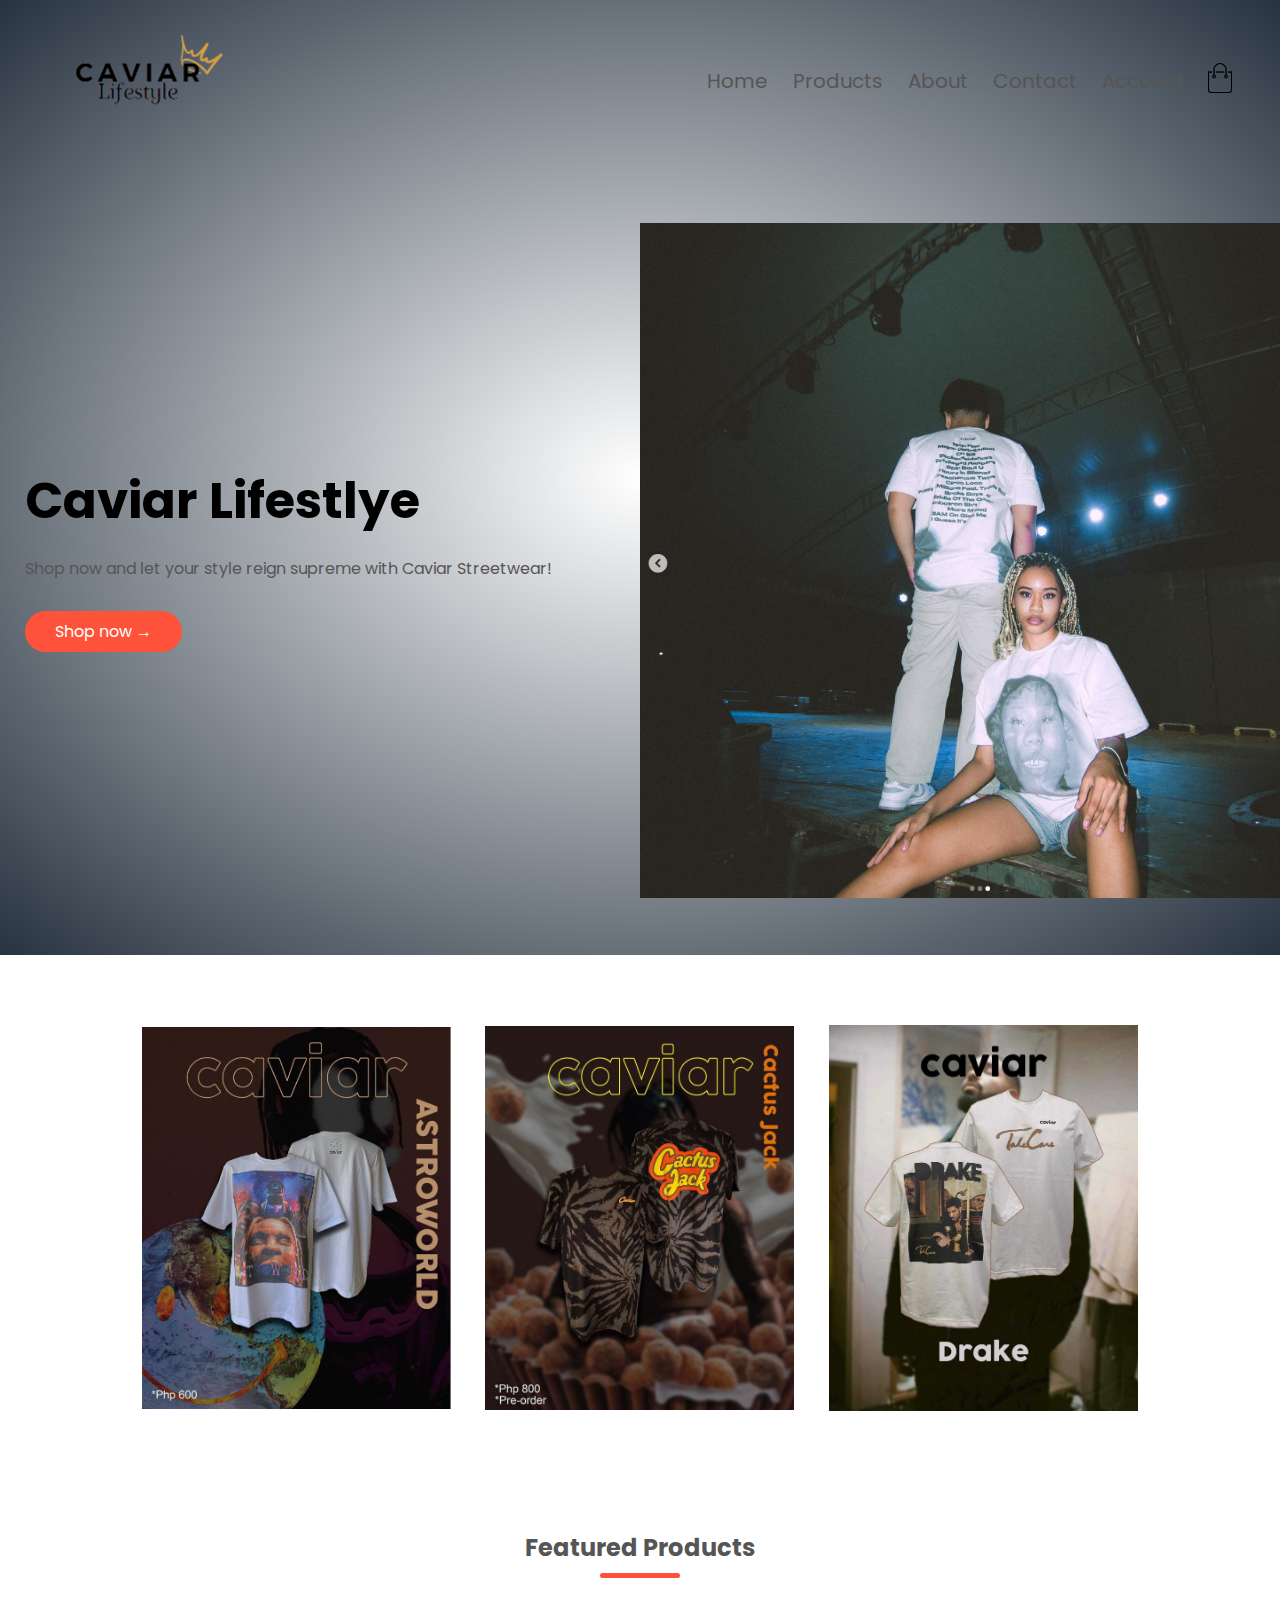
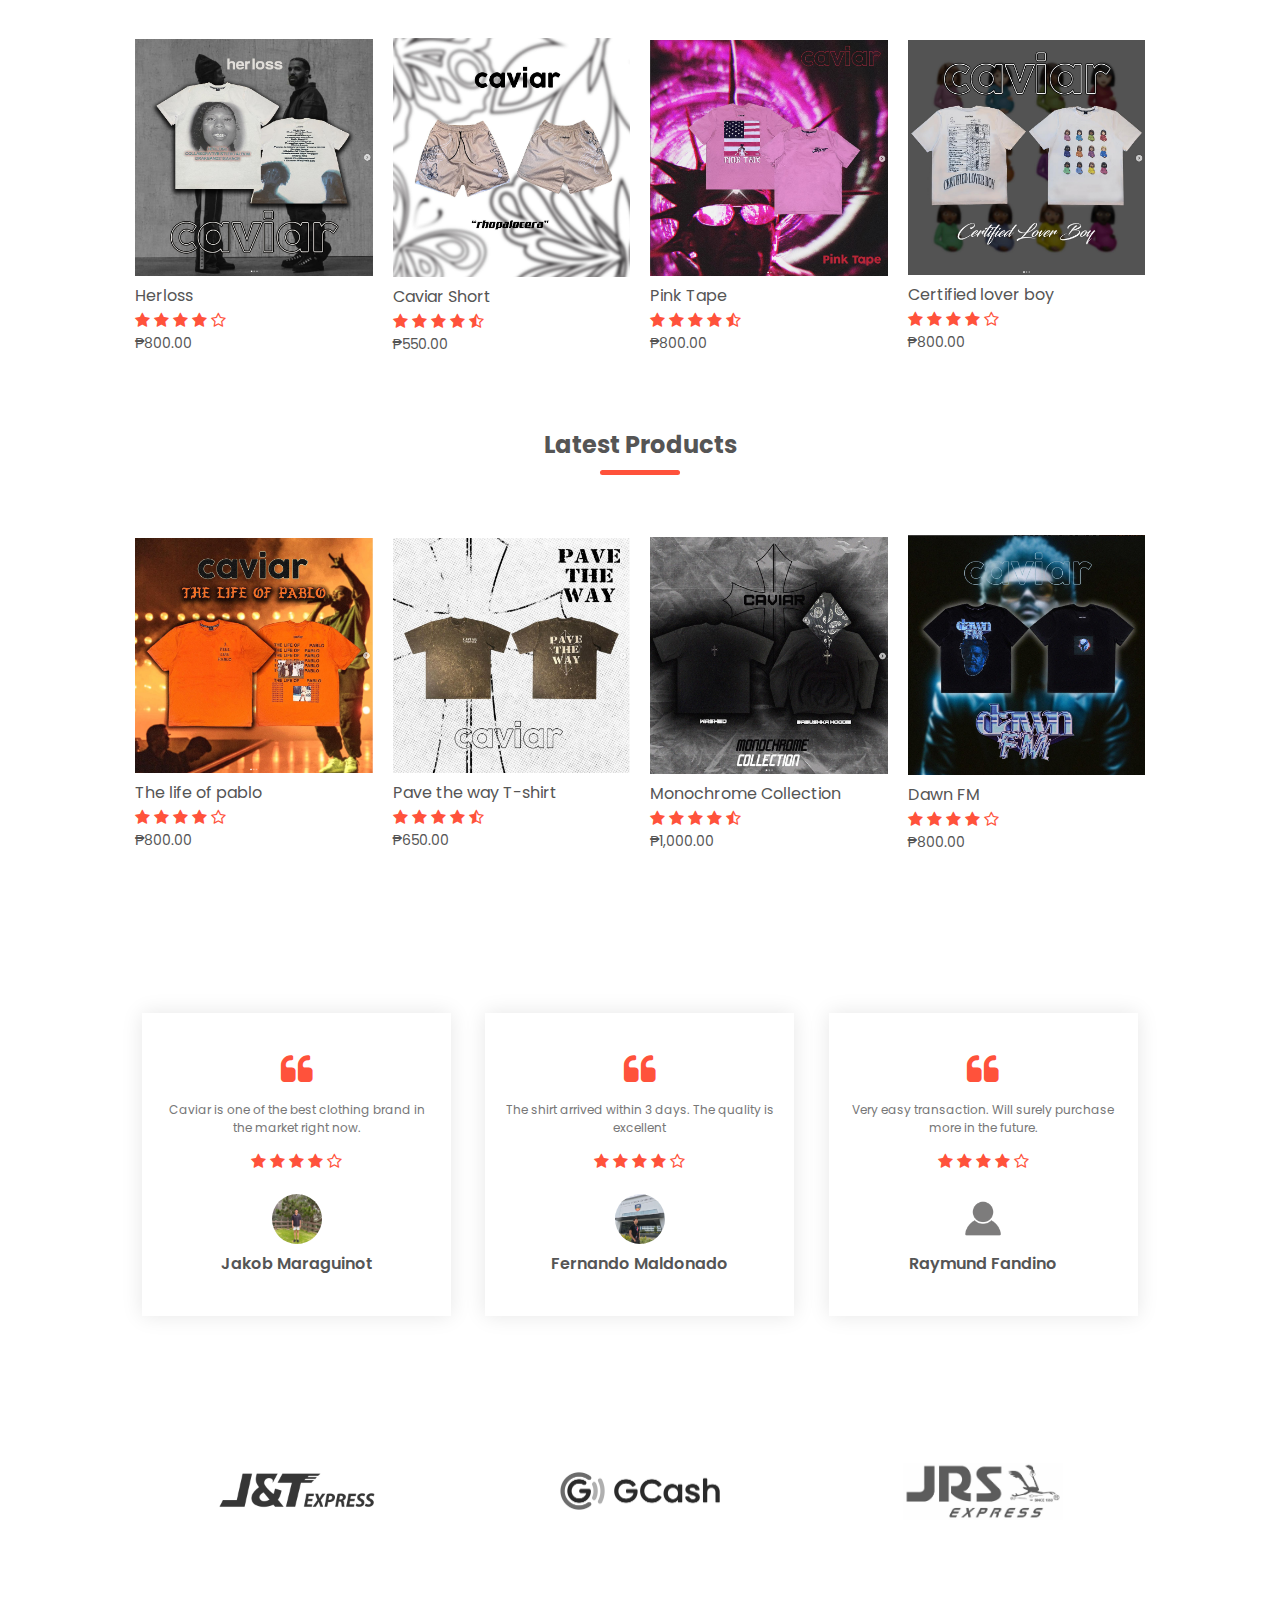
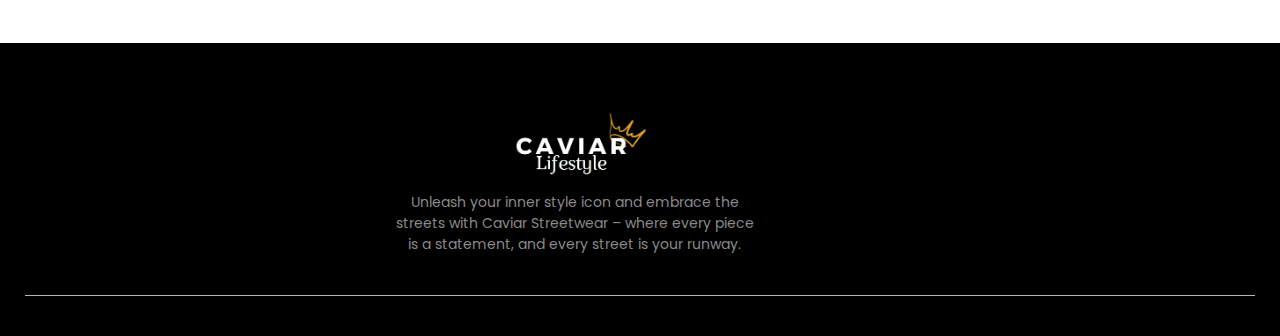
<file: index.html>
<!DOCTYPE html>
<html lang="en">
<head>
    <meta charset="UTF-8">
    <meta name="viewport" content="width=device-width, initial-scale=1.0">
    <title>CaviarStore | Ecommerce Website Design</title>
    <link rel="stylesheet" href="style.css">
    <link href="https://fonts.googleapis.com/css2?family=Poppins:wght@200;300;400;500;600;700;800&display=swap" rel="stylesheet">
    <link rel="stylesheet" href="https://stackpath.bootstrapcdn.com/font-awesome/4.7.0/css/font-awesome.min.css">
</head>
<body>
   
   <div class="header">
       <div class="container">
          <div class="navbar">
              <div class="logo">
                  <a href="index.html"><img src="images/logo.png" width="200px"></a>
              </div>
              <nav>
               <ul id="MenuItems">
                   <li><a href="index.html">Home</a></li>
                   <li><a href="products.html">Products</a></li>
                   <li><a href="about.html">About</a></li>
                   <li><a href="contact.html">Contact</a></li>
                   <li><a href="account.html">Account</a></li>
               </ul>
              </nav>
              <a href="cart.html"><img src="images/cart.png" width="30px" height="30px"></a>
              <img src="images/menu.png" onclick="menutoggle()" class="menu-icon">
          </div>
           <div class="row">
                <div class="col-2">

                    <h1>Caviar Lifestlye</h1>
                    <p>Shop now and let your style reign supreme with Caviar Streetwear!</p>
                    <a href="#" class="btn">Shop now &#8594;</a>
                </div>
                <div class="col-2">
                    <img src="images/frontpage.png">
                </div>
           </div>
       </div>
    </div>

<!------------------ featured categories --------------->
     <div class="categories">
         <div class="small-container">
           <div class="row">
               <div class="col-3">
                   <img src="images/front1.png">
               </div> 
               <div class="col-3">
                  <img src="images/front2.png">
               </div> 
               <div class="col-3">
                   <img src="images/front3.png">
               </div> 
           </div>
       </div>
     </div>
       
<!-------------- Our Featured Products -------------->
  
  
  <div class="small-container">
        <h2 class="title">Featured Products</h2>
           <div class="row">
               <div class="col-4">
                   
                   <a href="product-details.html"><img src="images/herloss.png"></a>
                   <h4><a href="product-details.html">Herloss</a></h4>
                   <div class="rating">
                       <i class="fa fa-star"></i>
                       <i class="fa fa-star"></i>
                       <i class="fa fa-star"></i>
                       <i class="fa fa-star"></i>
                       <i class="fa fa-star-o"></i>
                   </div>
                   <p>₱800.00</p>
               </div> 
               <div class="col-4">
                    <a href="product-details2.html"><img src="images/short.png"></a>
                   <h4><a href="product-details2.html">Caviar Short</a></h4>
                   <div class="rating">
                       <i class="fa fa-star"></i>
                       <i class="fa fa-star"></i>
                       <i class="fa fa-star"></i>
                       <i class="fa fa-star"></i>
                       <i class="fa fa-star-half-o"></i>
                   </div>
                   <p>₱550.00</p>
               </div> 
               <div class="col-4">
                   <img src="images/pinktape.png">
                   <h4>Pink Tape</h4>
                   <div class="rating">
                       <i class="fa fa-star"></i>
                       <i class="fa fa-star"></i>
                       <i class="fa fa-star"></i>
                       <i class="fa fa-star"></i>
                       <i class="fa fa-star-half-o"></i>
                   </div>
                   <p>₱800.00</p>
               </div> 
                <div class="col-4">
                   <img src="images/clb.png">
                   <h4>Certified lover boy</h4>
                   <div class="rating">
                       <i class="fa fa-star"></i>
                       <i class="fa fa-star"></i>
                       <i class="fa fa-star"></i>
                       <i class="fa fa-star"></i>
                       <i class="fa fa-star-o"></i>
                   </div>
                   <p>₱800.00</p>
               </div> 
           </div>
        <h2 class="title">Latest Products</h2>
             <div class="row">
               <div class="col-4">
                   <img src="images/lifeofpablo.png">
                   <h4>The life of pablo</h4>
                   <div class="rating">
                       <i class="fa fa-star"></i>
                       <i class="fa fa-star"></i>
                       <i class="fa fa-star"></i>
                       <i class="fa fa-star"></i>
                       <i class="fa fa-star-o"></i>
                   </div>
                   <p>₱800.00</p>
               </div> 
               <div class="col-4">
                   <img src="images/pave.png">
                   <h4>Pave the way T-shirt</h4>
                   <div class="rating">
                       <i class="fa fa-star"></i>
                       <i class="fa fa-star"></i>
                       <i class="fa fa-star"></i>
                       <i class="fa fa-star"></i>
                       <i class="fa fa-star-half-o"></i>
                   </div>
                   <p>₱650.00</p>
               </div> 
               <div class="col-4">
                   <img src="images/mono.png">
                   <h4>Monochrome Collection</h4>
                   <div class="rating">
                       <i class="fa fa-star"></i>
                       <i class="fa fa-star"></i>
                       <i class="fa fa-star"></i>
                       <i class="fa fa-star"></i>
                       <i class="fa fa-star-half-o"></i>
                   </div>
                   <p>₱1,000.00</p> 
               </div> 
                <div class="col-4">
                   <img src="images/dawnfm.png">
                   <h4>Dawn FM</h4>
                   <div class="rating">
                       <i class="fa fa-star"></i>
                       <i class="fa fa-star"></i>
                       <i class="fa fa-star"></i>
                       <i class="fa fa-star"></i>
                       <i class="fa fa-star-o"></i>
                   </div>
                   <p>₱800.00</p>
               </div> 
           </div>
       </div>
       
<!----------testimonial--------------->   
  
   <div class="testimonial">
       <div class="small-container">
       <div class="row">
           <div class="col-3">
                    <i class="fa fa-quote-left"></i>
                      <p>Caviar is one of the best clothing brand in the market right now.</p>
                      <div class="rating">
                           <i class="fa fa-star"></i>
                           <i class="fa fa-star"></i>
                           <i class="fa fa-star"></i>
                           <i class="fa fa-star"></i>
                           <i class="fa fa-star-o"></i>
                       </div>
                       <img src="images/jakob.png">
                       <h3>Jakob Maraguinot</h3>
           </div>
            <div class="col-3">
                    <i class="fa fa-quote-left"></i>
                      <p>The shirt arrived within 3 days. The quality is excellent</p>
                      <div class="rating">
                           <i class="fa fa-star"></i>
                           <i class="fa fa-star"></i>
                           <i class="fa fa-star"></i>
                           <i class="fa fa-star"></i>
                           <i class="fa fa-star-o"></i>
                       </div>
                       <img src="images/fernando.png">
                       <h3>Fernando Maldonado</h3>
           </div>
            <div class="col-3">
                    <i class="fa fa-quote-left"></i>
                      <p>Very easy transaction. Will surely purchase more in the future.</p>
                      <div class="rating">
                           <i class="fa fa-star"></i>
                           <i class="fa fa-star"></i>
                           <i class="fa fa-star"></i>
                           <i class="fa fa-star"></i>
                           <i class="fa fa-star-o"></i>
                       </div>
                       <img src="images/raymund.png">
                       <h3>Raymund Fandino</h3>
           </div>
       </div>
       </div>
   </div>
<!----------Brands--------------->     
    <div class="brands">
        <div class="small-container">
            <div class="row">
                <div class="col-5">
                    <img src="images/j&t.png">
                </div>
                <div class="col-5">
                    <img src="images/Gcash.png">
                </div>
                <div class="col-5">
                    <img src="images/jrs.png">
                </div>
            </div>
        </div>
    </div>
<!----------Footer---------------> 

<div class="footer">
    <div class="container">
        <div class="row">
            <div class="footer-col1">
            </div>
            <div class="footer-col2">
               <img src="images/logo2.png">
            <p>Unleash your inner style icon and embrace the streets with Caviar Streetwear – where every piece is a statement, and every street is your runway.</p>
            </div>
            <div class="footer-col3">
            </div>
            <div class="footer-col4">
            </div>
        </div>
        <hr>
    </div>
    
</div>



<!-------------js for toggle menu-------------->

<script>
    
    var MenuItems = document.getElementById("MenuItems");
    
    MenuItems.style.maxHeight = "0px";
    
    function menutoggle()
    {
        if(MenuItems.style.maxHeight == "0px")
            {
                MenuItems.style.maxHeight = "200px";
            }else
            {
                MenuItems.style.maxHeight = "0px"
            } 
    }
    
</script>
</body>
</html>
</file>
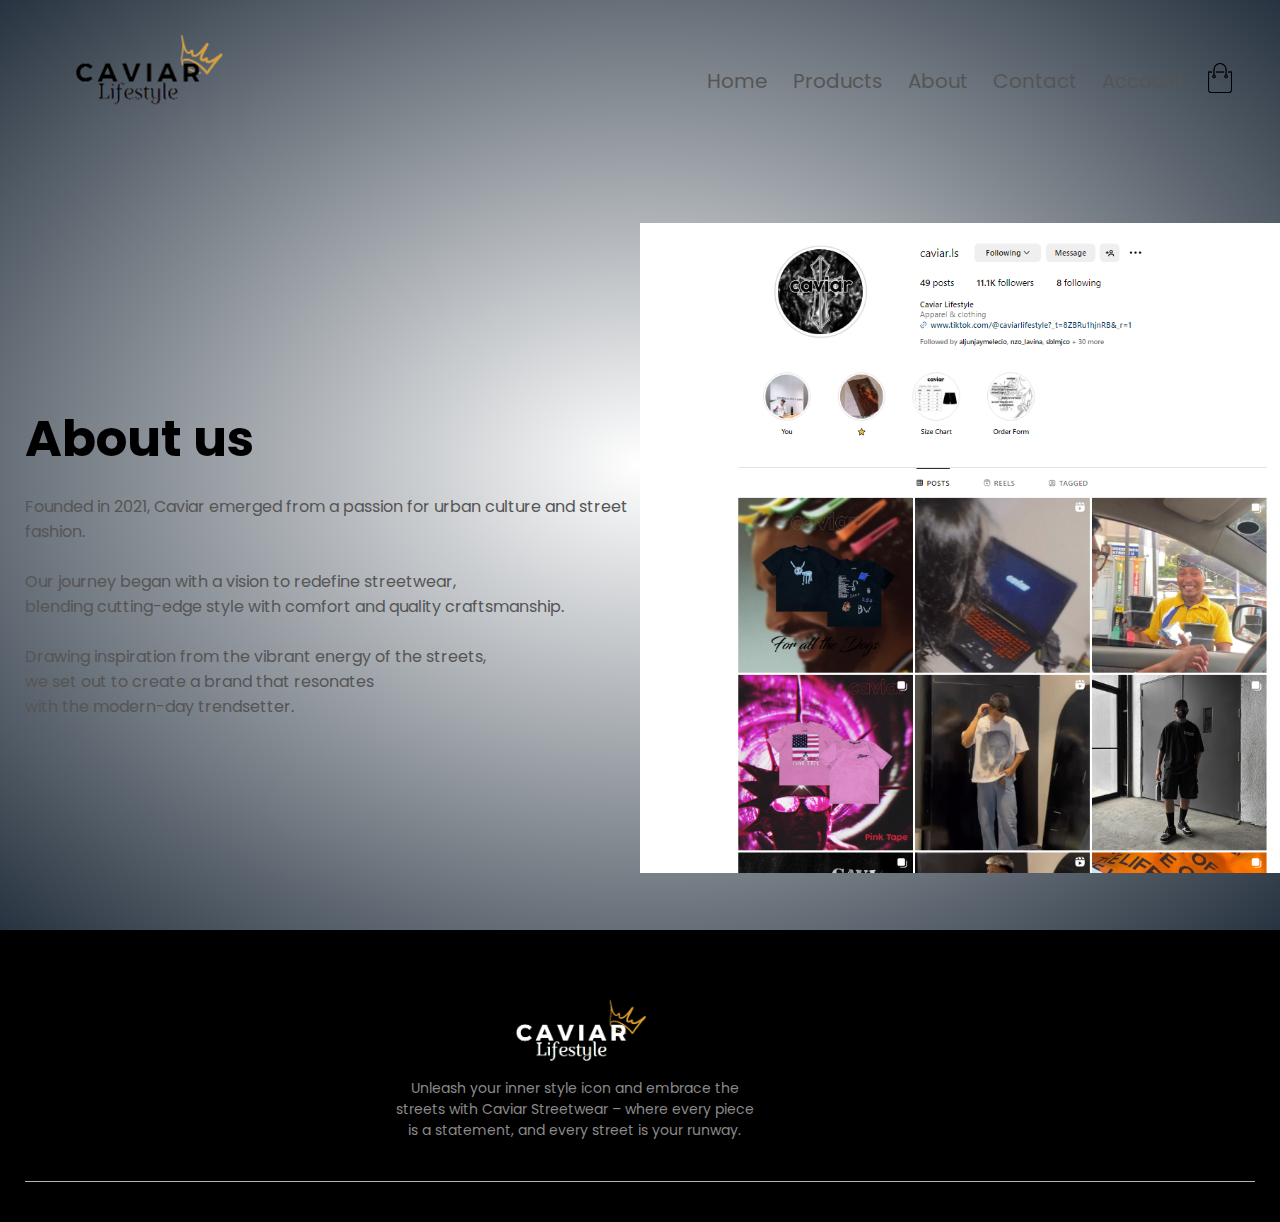
<file: about.html>
<!DOCTYPE html>
<html lang="en">
<head>
    <meta charset="UTF-8">
    <meta name="viewport" content="width=device-width, initial-scale=1.0">
    <title>About Us - CaviarStore</title>
    <link rel="stylesheet" href="style.css">
    <link href="https://fonts.googleapis.com/css2?family=Poppins:wght@200;300;400;500;600;700;800&display=swap" rel="stylesheet">
    <link rel="stylesheet" href="https://stackpath.bootstrapcdn.com/font-awesome/4.7.0/css/font-awesome.min.css"> 
</head>
<body>
    <div class="header">
        <div class="container">
           <div class="navbar">
               <div class="logo">
                   <a href="index.html"><img src="images/logo.png" width="200px"></a>
               </div>
               <nav>
                <ul id="MenuItems">
                    <li><a href="index.html">Home</a></li>
                    <li><a href="products.html">Products</a></li>
                    <li><a href="about.html">About</a></li>
                    <li><a href="contact.html">Contact</a></li>
                    <li><a href="account.html">Account</a></li>
                </ul>
               </nav>
               <a href="cart.html"><img src="images/cart.png" width="30px" height="30px"></a>
               <img src="images/menu.png" onclick="menutoggle()" class="menu-icon">
           </div>
            <div class="row">
                 <div class="col-2">
 
                     <h1>About us</h1>
                    <p>Founded in 2021, Caviar emerged from a passion for urban culture and street fashion. 
                        <br>
                        <br>Our journey began with a vision to redefine streetwear,
                        <br> blending cutting-edge style with comfort and quality craftsmanship.
                        <br>
                        <br> Drawing inspiration from the vibrant energy of the streets,
                        <br> we set out to create a brand that resonates 
                        <br>with the modern-day trendsetter.
                    </p>
                 </div>
                 <div class="col-2">
                    <img src="images/about.png">
                </div>
            </div>
        </div>
     </div>
     <div class="footer">
        <div class="container">
            <div class="row">
                <div class="footer-col1">
                </div>
                <div class="footer-col2">
                   <img src="images/logo2.png">
                <p>Unleash your inner style icon and embrace the streets with Caviar Streetwear – where every piece is a statement, and every street is your runway.</p>
                </div>
                <div class="footer-col3">
                </div>
                <div class="footer-col4">
                </div>
            </div>
            <hr>
        </div>
        
    </div>
    <script>
    
        var MenuItems = document.getElementById("MenuItems");
        
        MenuItems.style.maxHeight = "0px";
        
        function menutoggle()
        {
            if(MenuItems.style.maxHeight == "0px")
                {
                    MenuItems.style.maxHeight = "200px";
                }else
                {
                    MenuItems.style.maxHeight = "0px"
                } 
        }
        
    </script>


</body>
</html>
</file>
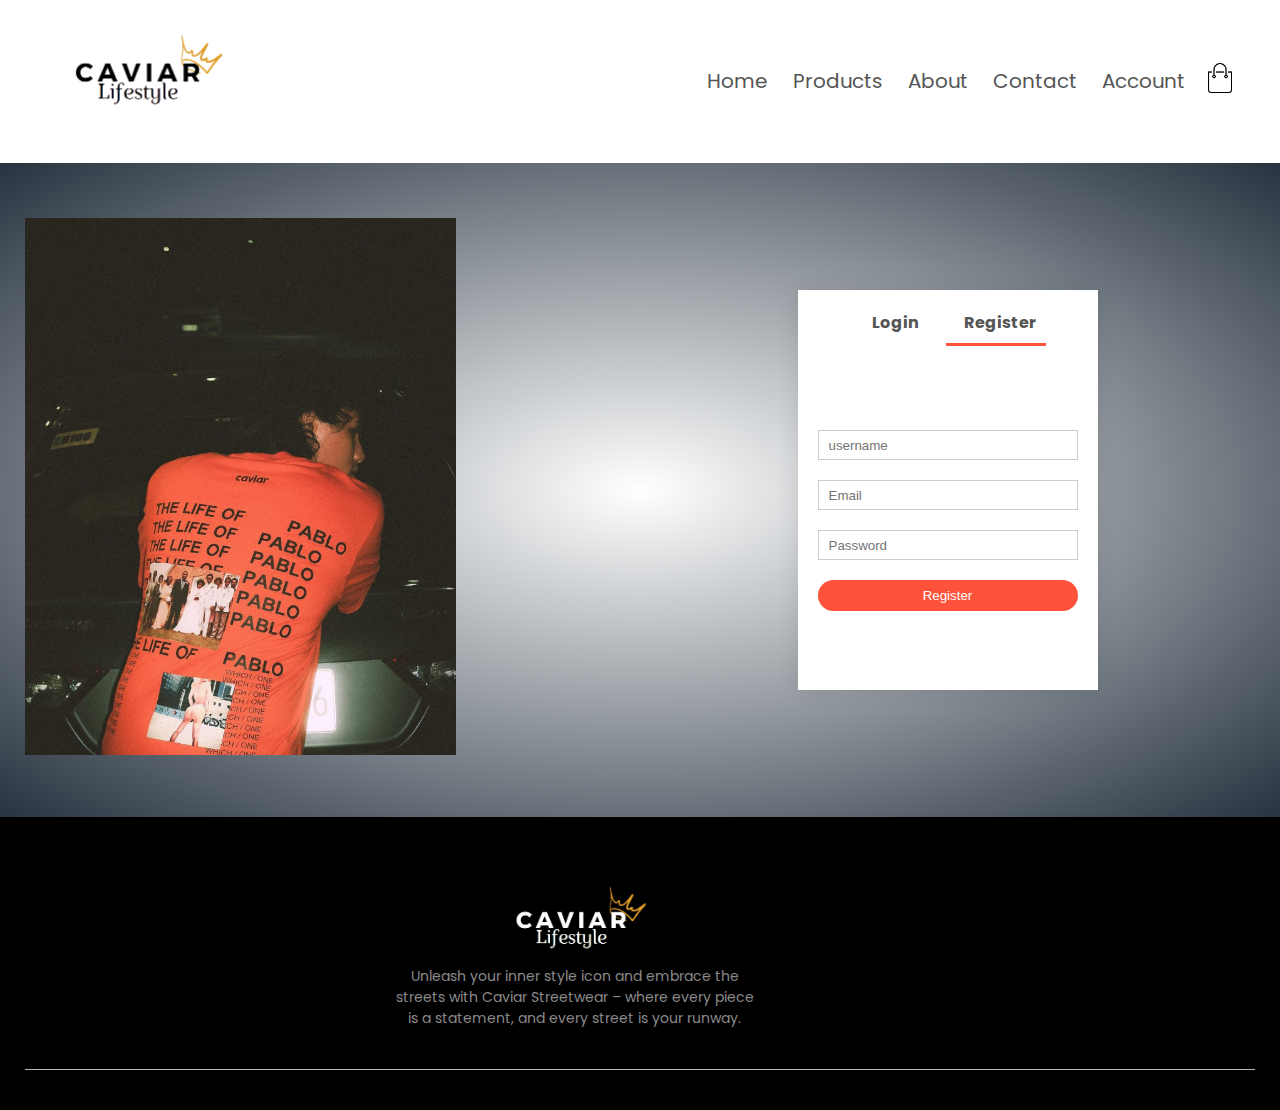
<file: account.html>
<!DOCTYPE html>
<html lang="en">
<head>
    <meta charset="UTF-8">
    <meta name="viewport" content="width=device-width, initial-scale=1.0">
    <title>Account - CaviarStore | Ecommerce Website Design</title>
    <link rel="stylesheet" href="style.css">
    <link href="https://fonts.googleapis.com/css2?family=Poppins:wght@200;300;400;500;600;700;800&display=swap" rel="stylesheet">
    <link rel="stylesheet" href="https://stackpath.bootstrapcdn.com/font-awesome/4.7.0/css/font-awesome.min.css">
</head>
<body>
       <div class="container">
          <div class="navbar">
              <div class="logo">
                <a href="index.html"><img src="images/logo.png" width="200px"></a>
              </div>
              <nav>
               <ul id="MenuItems">
                   <li><a href="index.html">Home</a></li>
                   <li><a href="products.html">Products</a></li>
                   <li><a href="about.html">About</a></li>
                   <li><a href="contact.html">Contact</a></li>
                   <li><a href="account.html">Account</a></li>
               </ul>
              </nav>
              <a href="cart.html"><img src="images/cart.png" width="30px" height="30px"></a>
              <img src="images/menu.png" onclick="menutoggle()" class="menu-icon">
          </div>
          
          
       </div>
       
       
<!--------------Cart Items details--------------->
<div class="accout-page">
    <div class="container">
  
       <div class="row">
         
          <div class="col-2">
             <img src="images/account.png" width="70%">
          </div>
          
           <div class="col-2">
              <div class="form-container">
                 <div class="form-btn">
                     <span onclick="login()">Login</span>
                     <span onclick="register()">Register</span>
                     <hr id="indicator">
                 </div>
                 
               <form id="LoginForm">
                   <input type="text" placeholder="username">
                   <input type="password" placeholder="Password">
                   <button type="submit" class="btn">Login</button>
                   <a href="">Forgot password</a>
               </form>

               <form id="RegForm">
                   <input type="text" placeholder="username">
                   <input type="email" placeholder="Email">
                   <input type="password" placeholder="Password">
                   <button type="submit" class="btn">Register</button>
               </form>
              </div>
           </div>
       </div>
</div>
</div>

<!----------Footer---------------> 

<div class="footer">
    <div class="container">
        <div class="row">
            <div class="footer-col1">
            </div>
            <div class="footer-col2">
               <img src="images/logo2.png">
               <p>Unleash your inner style icon and embrace the streets with Caviar Streetwear – where every piece is a statement, and every street is your runway.</p>
            </div>
            <div class="footer-col3">
            </div>
            <div class="footer-col4">
            </div>
        </div>
        <hr>
    </div>
    
</div>

<!-------------js for toggle menu-------------->

<script>
    var MenuItems = document.getElementById("MenuItems");
    
    MenuItems.style.maxHeight = "0px";
    
    function menutoggle()
    {
        if(MenuItems.style.maxHeight == "0px")
            {
                MenuItems.style.maxHeight = "200px";
            }else
            {
                MenuItems.style.maxHeight = "0px"
            } 
    }
     
</script>
<!------------------- form toggle ----------->
    <script>
        var LoginForm = document.getElementById("LoginForm");
        var RegForm = document.getElementById("RegForm");
        var Indicator = document.getElementById("indicator");
        
        function register(){
                RegForm.style.transform = "translateX(0px)";
                LoginForm.style.transform = "translateX(0px)";
                Indicator.style.transform = "translateX(100px)"
            };
        function login(){
                RegForm.style.transform = "translateX(300px)";
                LoginForm.style.transform = "translateX(300px)";
                Indicator.style.transform = "translateX(0px)"
            };
            
    </script>
    
    
    
</body>
</html>
</file>
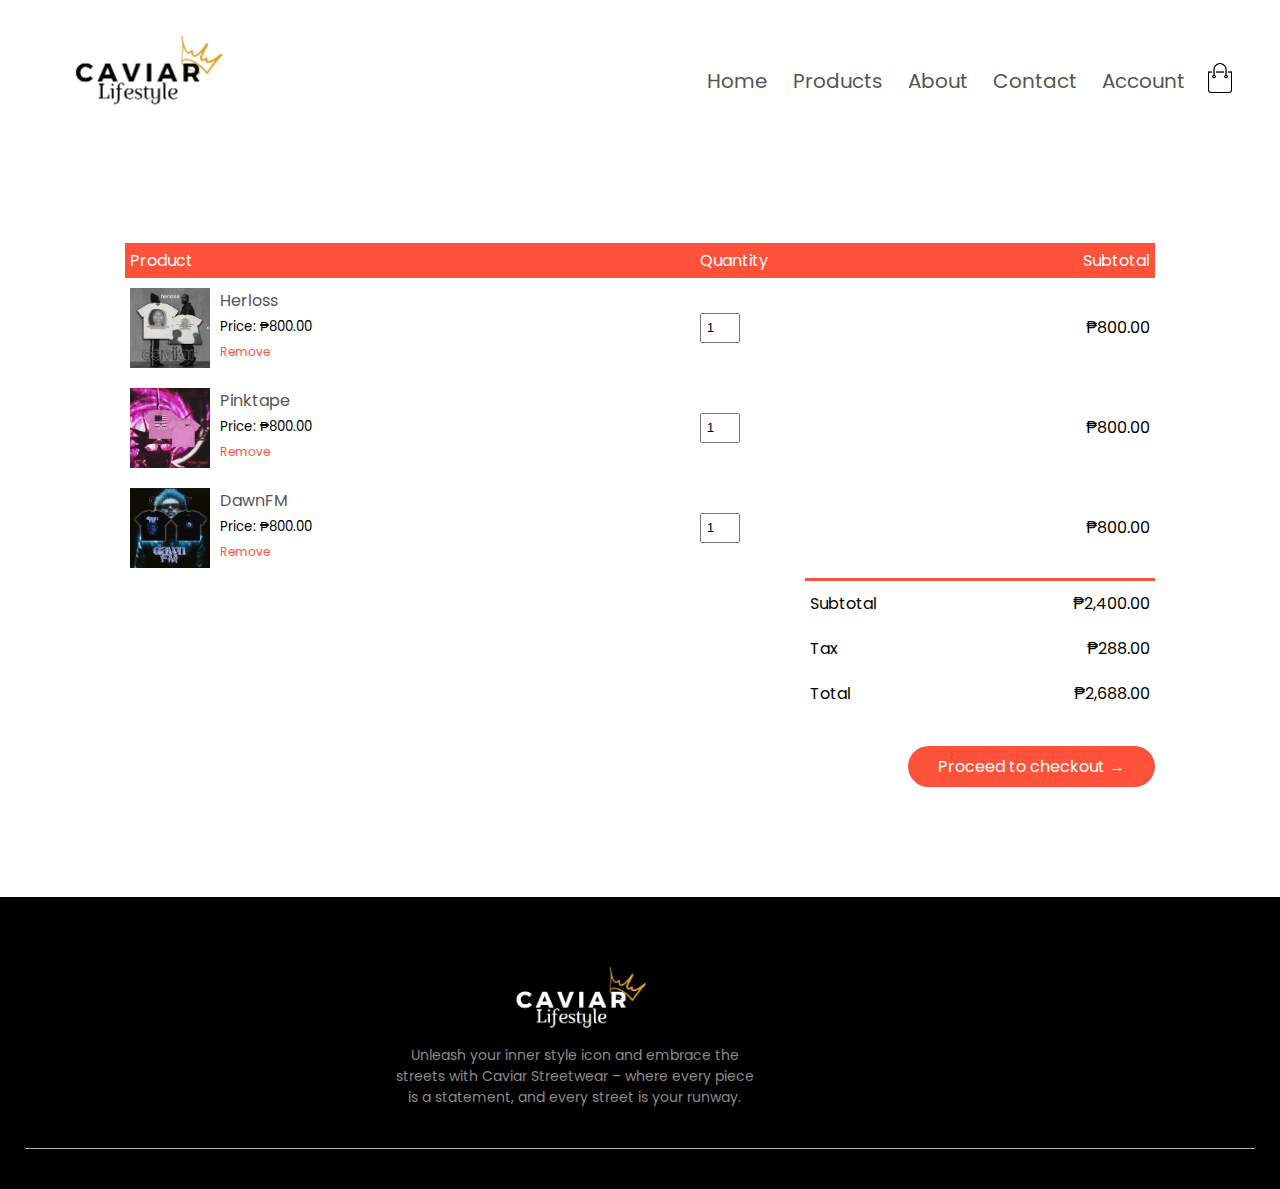
<file: cart.html>
<!DOCTYPE html>
<html lang="en">
<head>
    <meta charset="UTF-8">
    <meta name="viewport" content="width=device-width, initial-scale=1.0">
    <title>My Cart - CaviarStore | Ecommerce Website Design</title>
    <link rel="stylesheet" href="style.css">
    <link href="https://fonts.googleapis.com/css2?family=Poppins:wght@200;300;400;500;600;700;800&display=swap" rel="stylesheet">
    <link rel="stylesheet" href="https://stackpath.bootstrapcdn.com/font-awesome/4.7.0/css/font-awesome.min.css">
</head>
<body>
       <div class="container">
          <div class="navbar">
              <div class="logo">
                <a href="index.html"><img src="images/logo.png" width="200px"></a>
              </div>
              <nav>
               <ul id="MenuItems">
                   <li><a href="index.html">Home</a></li>
                   <li><a href="products.html">Products</a></li>
                   <li><a href="about.html">About</a></li>
                   <li><a href="contact.html">Contact</a></li>
                   <li><a href="account.html">Account</a></li>
               </ul>
              </nav>
              <a href="cart.html"><img src="images/cart.png" width="30px" height="30px"></a>
              <img src="images/menu.png" onclick="menutoggle()" class="menu-icon">
          </div>
          
       </div>
       
       
<!--------------Cart Items details--------------->
<div class="small-container cart-page">
   
   <table>
       <tr>
           <th>Product</th>
           <th>Quantity</th>
           <th>Subtotal</th>
       </tr>

       <tr>
           <td>
               <div class="cart-info">
                   <img src="images/herloss.png">
                   <div>
                       <p>Herloss</p>
                       <small>Price: ₱800.00</small><br>
                       <a href="">Remove</a>
                   </div>
               </div>
           </td>
           <td><input type="number" value="1"></td>
           <td>₱800.00</td>
       </tr>
       <tr>
           <td>
               <div class="cart-info">
                   <img src="images/pinktape.png">
                   <div>
                       <p>Pinktape</p>
                       <small>Price: ₱800.00</small><br>
                       <a href="">Remove</a>
                   </div>
               </div>
           </td>
           <td><input type="number" value="1"></td>
           <td>₱800.00</td>
       </tr>
       <tr>
           <td>
               <div class="cart-info">
                   <img src="images/dawnfm.png">
                   <div>
                       <p>DawnFM</p>
                       <small>Price: ₱800.00</small><br>
                       <a href="">Remove</a>
                   </div>
               </div>
           </td>
           <td><input type="number" value="1"></td>
           <td>₱800.00</td>
       </tr>
   </table>
    
    <div class="total-price">
        <table>
            <tr>
                <td>Subtotal</td>
                <td>₱2,400.00</td>
            </tr>
            <tr>
                <td>Tax</td>
                <td>₱288.00</td>
            </tr>
            <tr>
                <td>Total</td>
                <td>₱2,688.00</td>
            </tr>
            
        </table>
    </div>
    <div class="total-price">
        <a href="#" class="btn">Proceed to checkout &#8594;</a>
    </div>
    
</div>

<!----------Footer---------------> 

<div class="footer">
    <div class="container">
        <div class="row">
            <div class="footer-col1">
            </div>
            <div class="footer-col2">
               <img src="images/logo2.png">
               <p>Unleash your inner style icon and embrace the streets with Caviar Streetwear – where every piece is a statement, and every street is your runway.</p>
            </div>
            <div class="footer-col3">
            </div>
            <div class="footer-col4">
            </div>
        </div>
        <hr>
    </div>
    
</div>



<!-------------js for toggle menu-------------->

<script>
    
    var MenuItems = document.getElementById("MenuItems");
    
    MenuItems.style.maxHeight = "0px";
    
    function menutoggle()
    {
        if(MenuItems.style.maxHeight == "0px")
            {
                MenuItems.style.maxHeight = "200px";
            }else
            {
                MenuItems.style.maxHeight = "0px"
            } 
    }
    
    
</script>



</body>
</html>
</file>
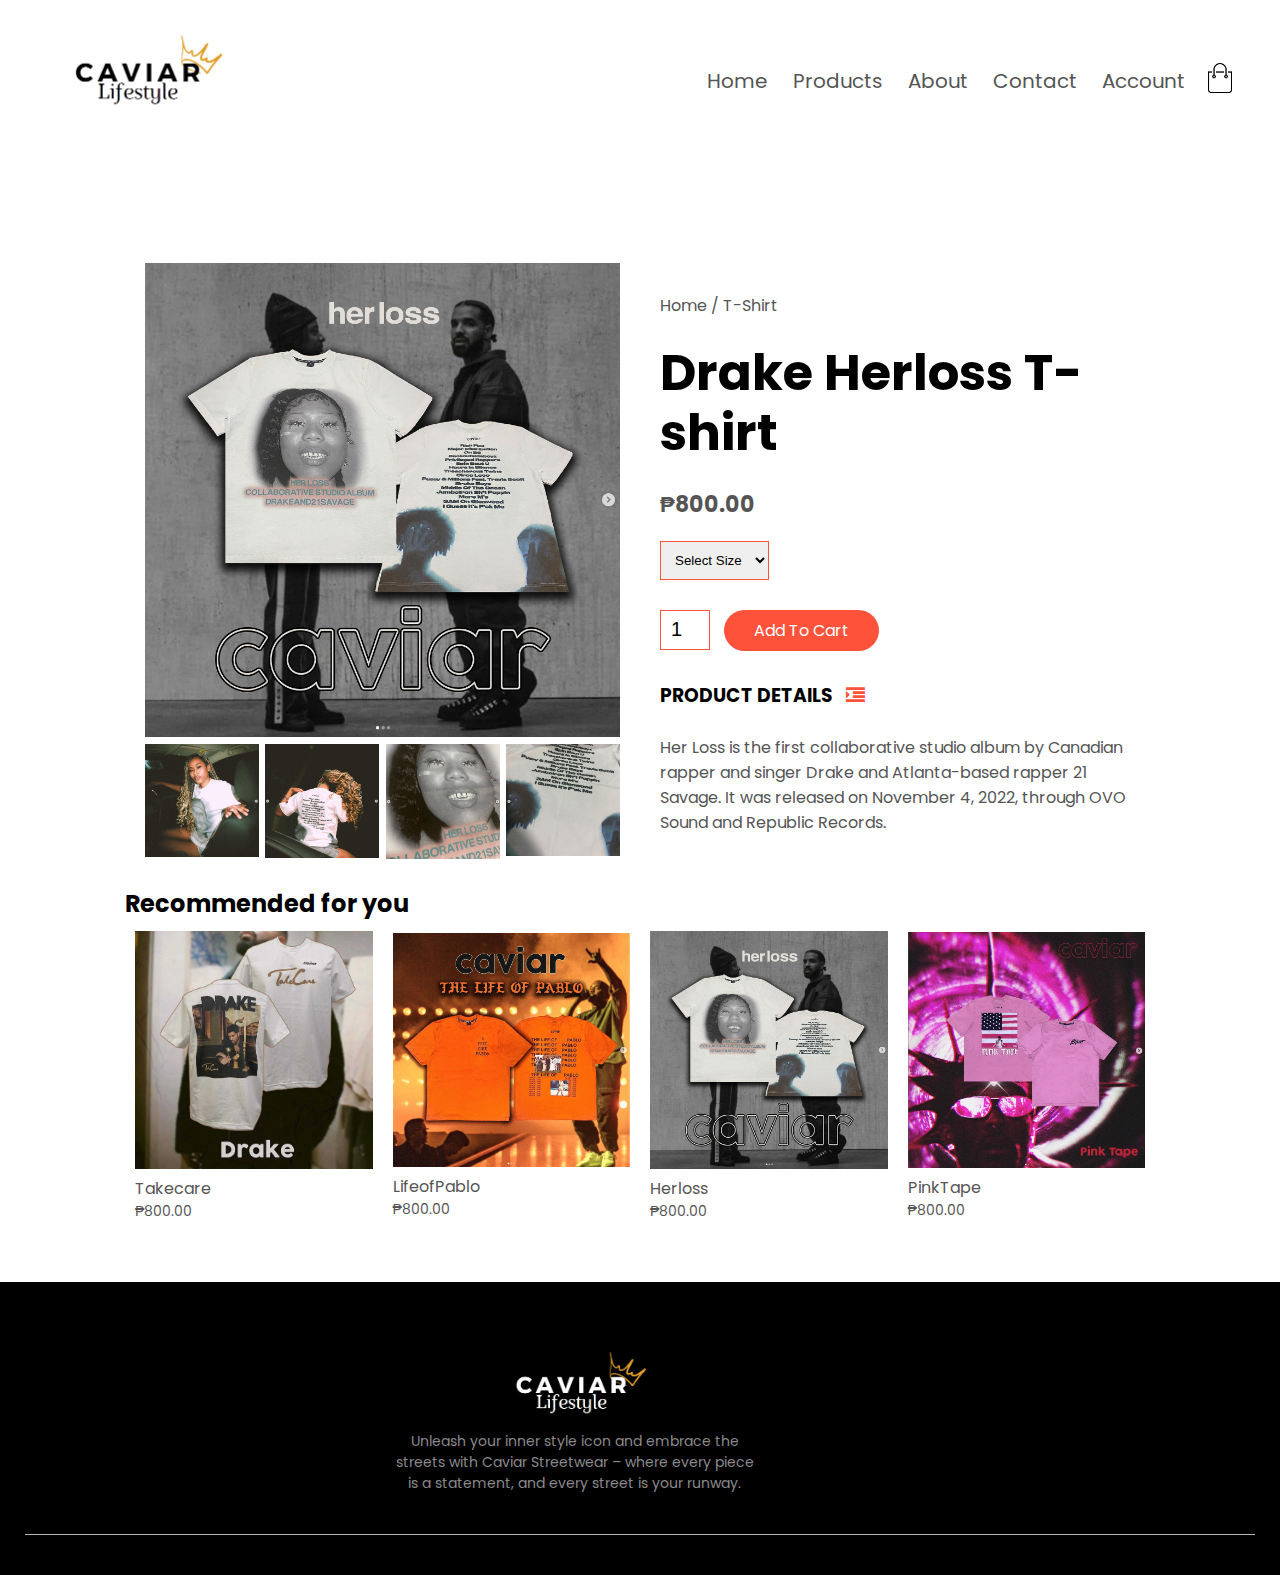
<file: product-details.html>
<!DOCTYPE html>
<html lang="en">
<head>
    <meta charset="UTF-8">
    <meta name="viewport" content="width=device-width, initial-scale=1.0">
    <title>T-Shirt - CaviarStore | Ecommerce Website Design</title>
    <link rel="stylesheet" href="style.css">
    <link href="https://fonts.googleapis.com/css2?family=Poppins:wght@200;300;400;500;600;700;800&display=swap" rel="stylesheet">
    <link rel="stylesheet" href="https://stackpath.bootstrapcdn.com/font-awesome/4.7.0/css/font-awesome.min.css">
</head>
<body>
       <div class="container">
          <div class="navbar">
              <div class="logo">
                <a href="index.html"><img src="images/logo.png" width="200px"></a>
              </div>
              <nav>
               <ul id="MenuItems">
                   <li><a href="index.html">Home</a></li>
                   <li><a href="products.html">Products</a></li>
                   <li><a href="about.html">About</a></li>
                   <li><a href="contact.html">Contact</a></li>
                   <li><a href="account.html">Account</a></li>
               </ul>
              </nav>
              <a href="cart.html"><img src="images/cart.png" width="30px" height="30px"></a>
              <img src="images/menu.png" onclick="menutoggle()" class="menu-icon">
          </div>
          
       </div>
       
       
<!--------------single-product--------------->
<div class="small-container single-product">
    <div class="row">
        <div class="col-2">
            <img src="images/herloss.png" width="100%" id="ProductImg">
            <div class="small-img-row">
               <div class="small-img-col">
                   <img src="images/3.png" class="small-img" width="100%">
               </div>
               <div class="small-img-col">
                   <img src="images/4.png" class="small-img" width="100%">
               </div>
               <div class="small-img-col">
                   <img src="images/1.png" class="small-img" width="100%">
               </div>
               <div class="small-img-col">
                   <img src="images/2.png" class="small-img" width="100%">
               </div>
    
            </div>
            
        </div>
        <div class="col-2">
            <p>Home / T-Shirt</p>
            <h1>Drake Herloss T-shirt</h1>
            <h4>₱800.00</h4>
            
            <select>
               <option>Select Size</option>
               <option>XXL</option>
               <option>XL</option>
               <option>Large</option>
               <option>Medium</option>
               <option>Small</option>
           </select>
            
            <input type="number" value="1">
            <a href="cart.html" class="btn">Add To Cart</a>
            
            <h3>PRODUCT DETAILS <i class="fa fa-indent"></i></h3>
            <br>
            <p>Her Loss is the first collaborative studio album by Canadian rapper and singer Drake and Atlanta-based rapper 21 Savage. It was released on November 4, 2022, through OVO Sound and Republic Records. </p>
        </div>
    </div>
</div>


<div class="small-container" id="recommendation-section">
    <h2>Recommended for you</h2>
    
    <div class="row" id="recommendation"></div> 
    <!-- Recommendations will appear here -->
</div>


    

     
   
<!----------Footer---------------> 

<div class="footer">
    <div class="container">
        <div class="row">
            <div class="footer-col1">
            </div>
            <div class="footer-col2">
               <img src="images/logo2.png">
               <p>Unleash your inner style icon and embrace the streets with Caviar Streetwear – where every piece is a statement, and every street is your runway.</p>
            </div>
            <div class="footer-col3">
            </div>
            <div class="footer-col4">
            </div>
        </div>
        <hr>
    </div>
    
</div>

<!-------------js for toggle menu-------------->

<script>
    
    var MenuItems = document.getElementById("MenuItems");
    
    MenuItems.style.maxHeight = "0px";
    
    function menutoggle()
    {
        if(MenuItems.style.maxHeight == "0px")
            {
                MenuItems.style.maxHeight = "200px";
            }else
            {
                MenuItems.style.maxHeight = "0px"
            } 
    }
    
//-------------Produc Gallery------------
    
    var ProductImg = document.getElementById("ProductImg");
    
    var SmallImg = document.getElementsByClassName("small-img");
       
 
        SmallImg[0].onclick = function()
        {
            ProductImg.src = SmallImg[0].src;
        }
        SmallImg[1].onclick = function()
        {
            ProductImg.src = SmallImg[1].src;
        
        }
        SmallImg[2].onclick = function()
        {
            ProductImg.src = SmallImg[2].src;
        
        }
        SmallImg[3].onclick = function()
        {
            ProductImg.src = SmallImg[3].src;
        
        }

  //-------------End Product Gallery------------  
    
    
    
    
</script>

<script>
    // Simulated user data for collaborative filtering
    const users = {
        user1: { 'CLB': 5, 'Takecare': 4, 'LifeofPablo': 2 },
        user2: { 'Herloss': 3, 'PinkTape': 4,}
        // More simulated users and their ratings
    };

    // Current user's preferences
    const currentUserPreferences = { 'CLB': 1, 'herloss': 5 };

    // A simple similarity function that just checks the number of items that both users have rated the same
    function similarityScore(currentUser, otherUser) {
        let similarItems = 0;
        for (const item in currentUser) {
            if (item in otherUser) {
                similarItems++;
            }
        }
        return similarItems;
    }

    // Get recommendations for the current user
    function getRecommendations(userData, currentUserData) {
        let scores = {};
        for (const user in userData) {
            if (user !== 'currentUser') {
                const similarity = similarityScore(currentUserData, userData[user]);
                for (const item in userData[user]) {
                    if (!(item in currentUserData)) {
                        if (!scores[item]) {
                            scores[item] = 0;
                        }
                        scores[item] += similarity * userData[user][item];
                    }
                }
            }
        }
        return scores;
    }

    // Display the recommendations
    function displayRecommendations() {
        const recommendations = getRecommendations(users, currentUserPreferences);
        const sortedRecommendations = Object.entries(recommendations).sort((a, b) => b[1] - a[1]);
        const recommendationContainer = document.getElementById('recommendation');

        sortedRecommendations.forEach((recommendation) => {
            const productElement = document.createElement('div');
            productElement.className = 'col-4';
            productElement.innerHTML = `
                <img src="images/${recommendation[0].toLowerCase().replace(/ /g, '')}.png">
                <h4>${recommendation[0]}</h4>
                <p>₱800.00</p>
            `;
            recommendationContainer.appendChild(productElement);
        });
    }

    displayRecommendations();
</script>


</body>
</html>
</file>
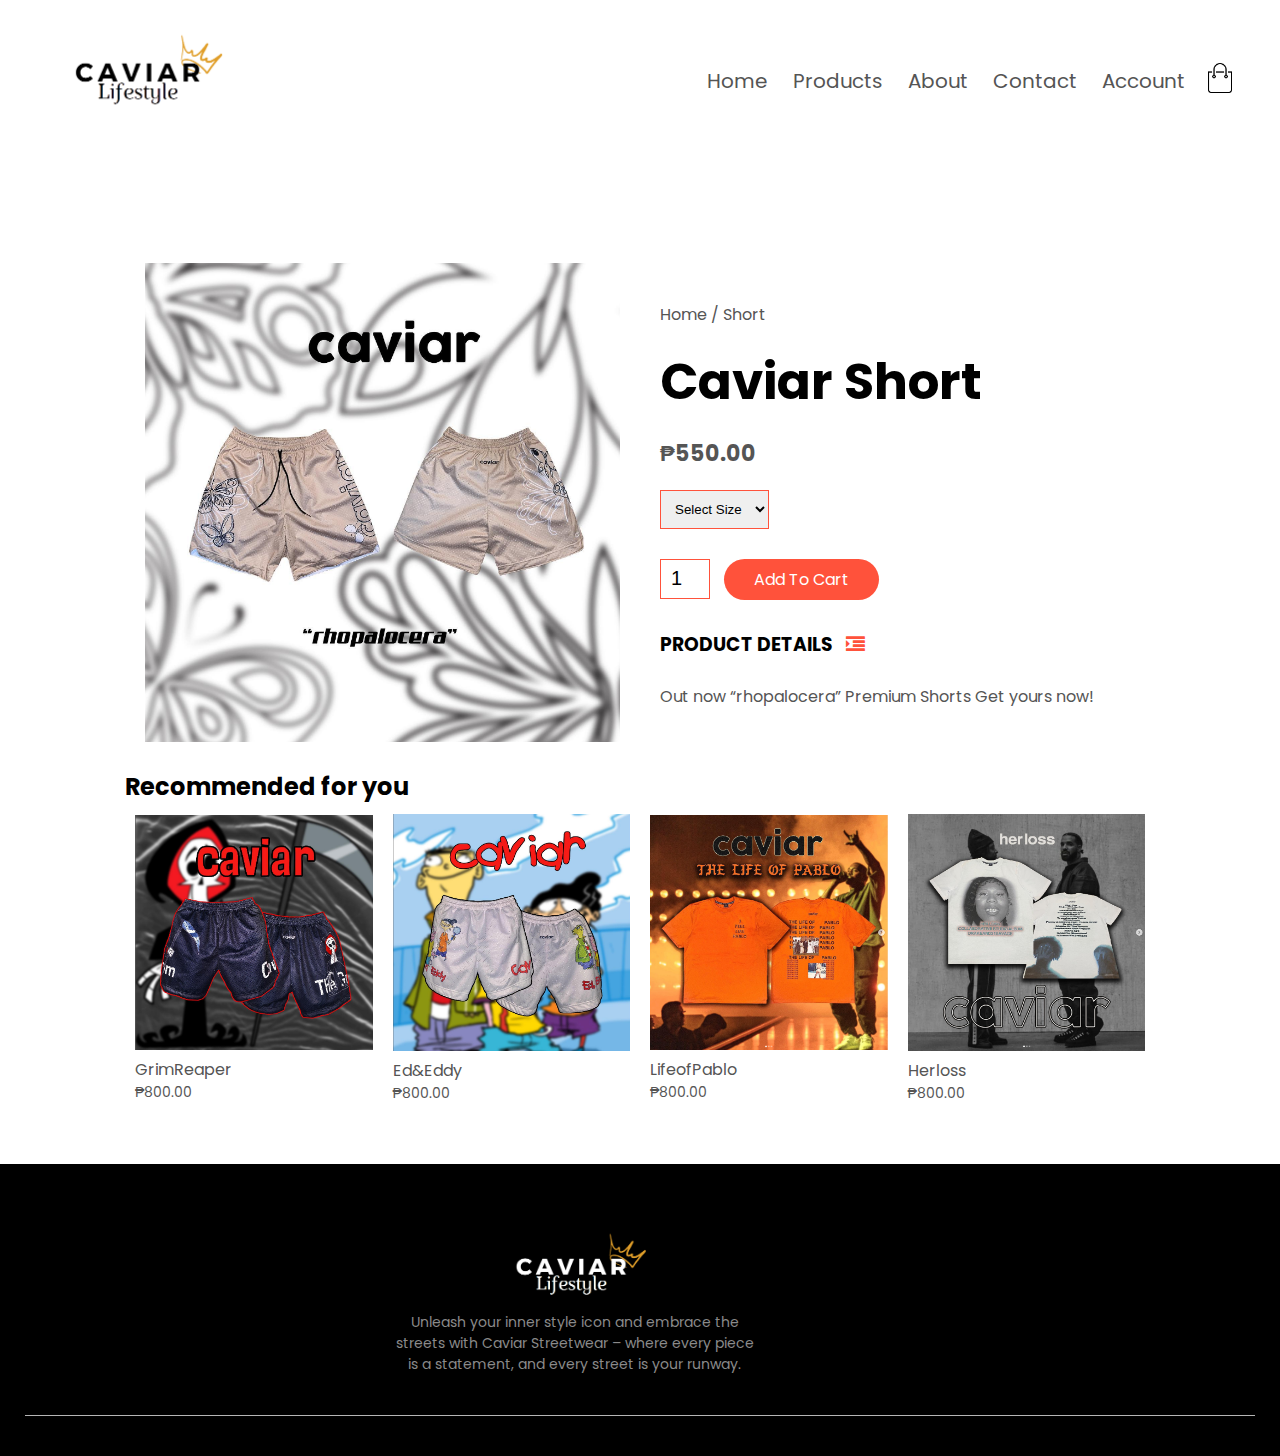
<file: product-details2.html>
<!DOCTYPE html>
<html lang="en">
<head>
    <meta charset="UTF-8">
    <meta name="viewport" content="width=device-width, initial-scale=1.0">
    <title>T-Shirt - CaviarStore | Ecommerce Website Design</title>
    <link rel="stylesheet" href="style.css">
    <link href="https://fonts.googleapis.com/css2?family=Poppins:wght@200;300;400;500;600;700;800&display=swap" rel="stylesheet">
    <link rel="stylesheet" href="https://stackpath.bootstrapcdn.com/font-awesome/4.7.0/css/font-awesome.min.css">
</head>
<body>
       <div class="container">
          <div class="navbar">
              <div class="logo">
                <a href="index.html"><img src="images/logo.png" width="200px"></a>
              </div>
              <nav>
               <ul id="MenuItems">
                   <li><a href="index.html">Home</a></li>
                   <li><a href="products.html">Products</a></li>
                   <li><a href="about.html">About</a></li>
                   <li><a href="contact.html">Contact</a></li>
                   <li><a href="account.html">Account</a></li>
               </ul>
              </nav>
              <a href="cart.html"><img src="images/cart.png" width="30px" height="30px"></a>
              <img src="images/menu.png" onclick="menutoggle()" class="menu-icon">
          </div>
          
       </div>
       
       
<!--------------single-product--------------->
<div class="small-container single-product">
    <div class="row">
        <div class="col-2">
            <img src="images/short.png" width="100%" id="ProductImg">
            <div class="small-img-row">
            </div>
            
        </div>
        <div class="col-2">
            <p>Home / Short</p>
            <h1>Caviar Short</h1>
            <h4>₱550.00</h4>
            
            <select>
               <option>Select Size</option>
               <option>XXL</option>
               <option>XL</option>
               <option>Large</option>
               <option>Medium</option>
               <option>Small</option>
           </select>
            
            <input type="number" value="1">
            <a href="cart.html" class="btn">Add To Cart</a>
            
            <h3>PRODUCT DETAILS <i class="fa fa-indent"></i></h3>
            <br>
            <p>Out now “rhopalocera” Premium Shorts Get yours now! </p>
        </div>
    </div>
</div>


<div class="small-container" id="recommendation-section">
    <h2>Recommended for you</h2>
    
    <div class="row" id="recommendation"></div> 
    <!-- Recommendations will appear here -->
</div>


    

     
   
<!----------Footer---------------> 

<div class="footer">
    <div class="container">
        <div class="row">
            <div class="footer-col1">
            </div>
            <div class="footer-col2">
               <img src="images/logo2.png">
               <p>Unleash your inner style icon and embrace the streets with Caviar Streetwear – where every piece is a statement, and every street is your runway.</p>
            </div>
            <div class="footer-col3">
            </div>
            <div class="footer-col4">
            </div>
        </div>
        <hr>
    </div>
    
</div>

<!-------------js for toggle menu-------------->

<script>
    
    var MenuItems = document.getElementById("MenuItems");
    
    MenuItems.style.maxHeight = "0px";
    
    function menutoggle()
    {
        if(MenuItems.style.maxHeight == "0px")
            {
                MenuItems.style.maxHeight = "200px";
            }else
            {
                MenuItems.style.maxHeight = "0px"
            } 
    }
    
</script>

<script>
    // Simulated user data for collaborative filtering
    const users = {
        user1: { 'GrimReaper': 5, 'Ed&Eddy': 4, 'LifeofPablo': 2 },
        user2: { 'Herloss': 3,}
        // More simulated users and their ratings
    };

    // Current user's preferences
    const currentUserPreferences = { 'CLB': 1, 'herloss': 5 };

    // A simple similarity function that just checks the number of items that both users have rated the same
    function similarityScore(currentUser, otherUser) {
        let similarItems = 0;
        for (const item in currentUser) {
            if (item in otherUser) {
                similarItems++;
            }
        }
        return similarItems;
    }

    // Get recommendations for the current user
    function getRecommendations(userData, currentUserData) {
        let scores = {};
        for (const user in userData) {
            if (user !== 'currentUser') {
                const similarity = similarityScore(currentUserData, userData[user]);
                for (const item in userData[user]) {
                    if (!(item in currentUserData)) {
                        if (!scores[item]) {
                            scores[item] = 0;
                        }
                        scores[item] += similarity * userData[user][item];
                    }
                }
            }
        }
        return scores;
    }

    // Display the recommendations
    function displayRecommendations() {
        const recommendations = getRecommendations(users, currentUserPreferences);
        const sortedRecommendations = Object.entries(recommendations).sort((a, b) => b[1] - a[1]);
        const recommendationContainer = document.getElementById('recommendation');

        sortedRecommendations.forEach((recommendation) => {
            const productElement = document.createElement('div');
            productElement.className = 'col-4';
            productElement.innerHTML = `
                <img src="images/${recommendation[0].toLowerCase().replace(/ /g, '')}.png">
                <h4>${recommendation[0]}</h4>
                <p>₱800.00</p>
            `;
            recommendationContainer.appendChild(productElement);
        });
    }

    displayRecommendations();
</script>


</body>
</html>
</file>
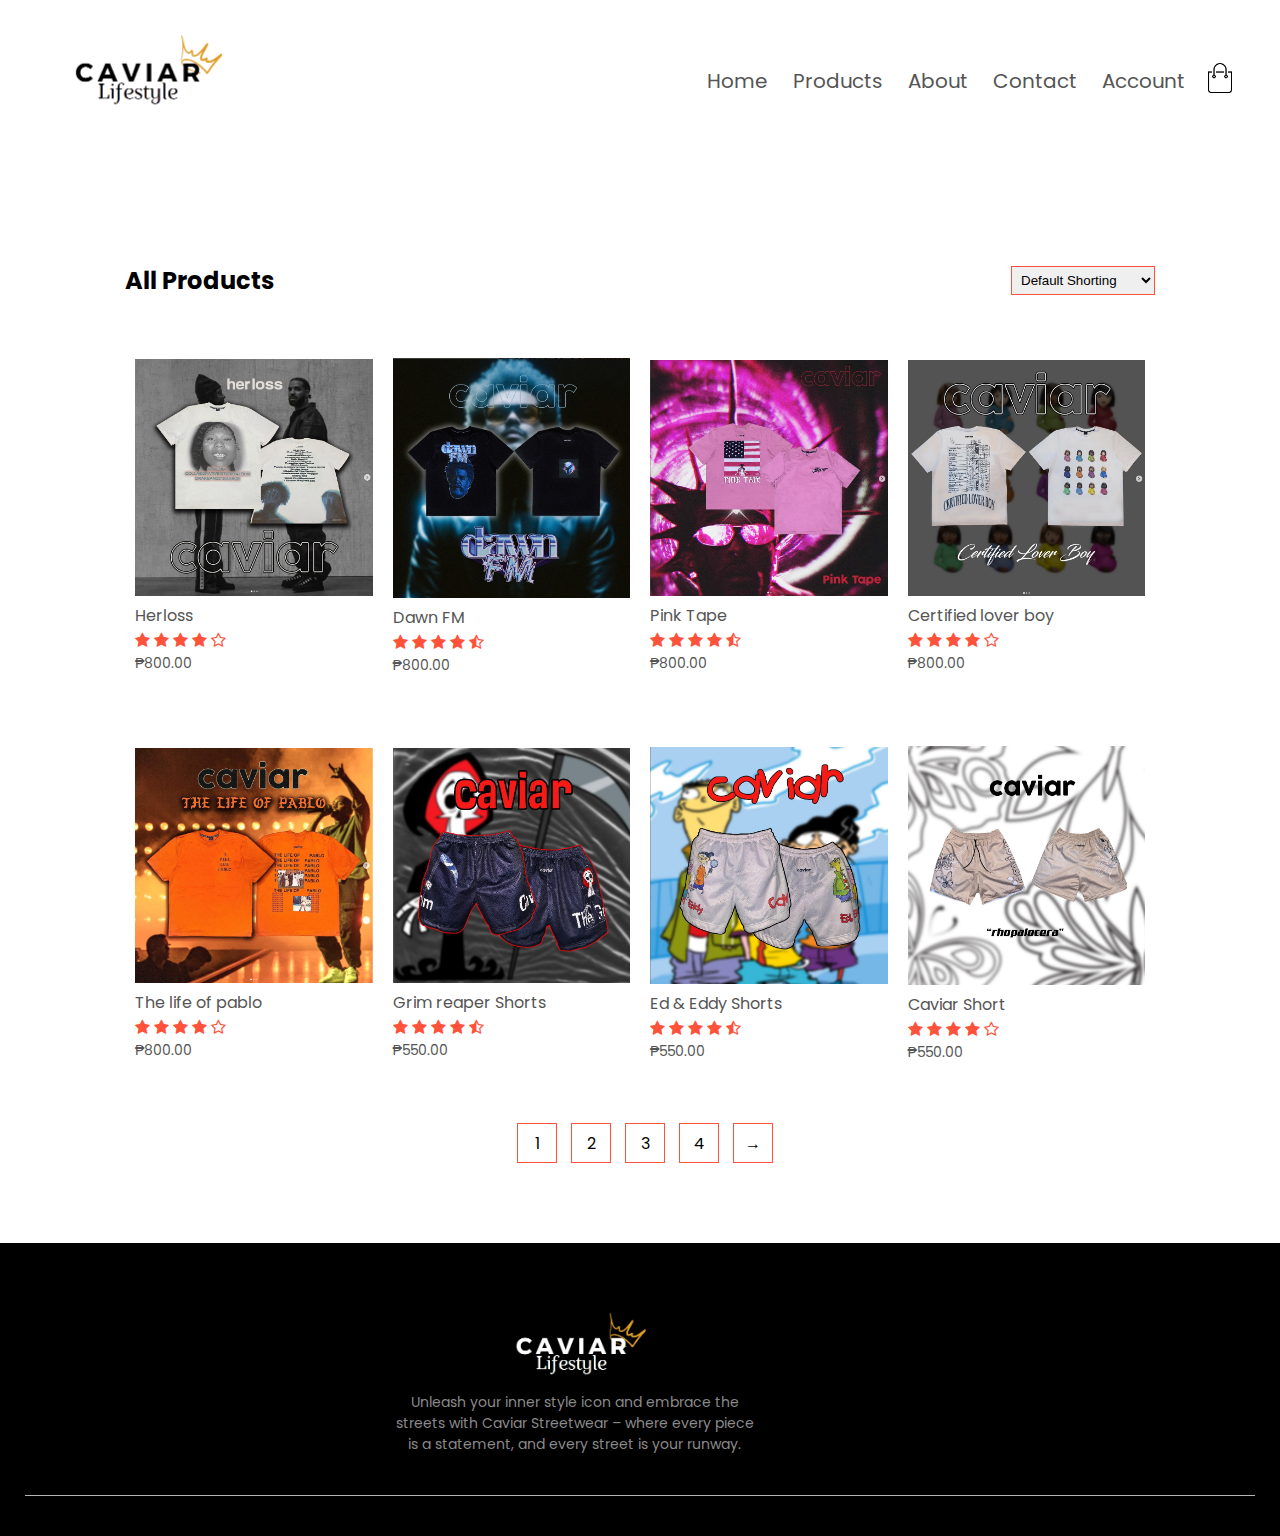
<file: products.html>
<!DOCTYPE html>
<html lang="en">
<head>
    <meta charset="UTF-8">
    <meta name="viewport" content="width=device-width, initial-scale=1.0">
    <title>All Products - CaviarStore | Ecommerce Website Design</title>
    <link rel="stylesheet" href="style.css">
    <link href="https://fonts.googleapis.com/css2?family=Poppins:wght@200;300;400;500;600;700;800&display=swap" rel="stylesheet">
    <link rel="stylesheet" href="https://stackpath.bootstrapcdn.com/font-awesome/4.7.0/css/font-awesome.min.css">
</head>
<body>
    <div class="container">
        <div class="navbar">
            <div class="logo">
                <a href="index.html"><img src="images/logo.png" width="200px"></a>
            </div>
            <nav>
                <ul id="MenuItems">
                    <li><a href="index.html">Home</a></li>
                    <li><a href="products.html">Products</a></li>
                    <li><a href="about.html">About</a></li>
                    <li><a href="contact.html">Contact</a></li>
                    <li><a href="account.html">Account</a></li>
                </ul>
            </nav>
            <a href="cart.html"><img src="images/cart.png" width="30px" height="30px"></a>
            <img src="images/menu.png" onclick="menutoggle()" class="menu-icon">
        </div>
    </div>
<!----------------- title -------------->
<div class="small-container">
   <div class="row row-2">
       <h2>All Products</h2>
       <select>
           <option>Default Shorting</option>
           <option>Short by price</option>
           <option>Short by popularity</option>
           <option>Short by rating</option>
           <option>Short by sale</option>
       </select>
   </div>
    
           <div class="row">
               <div class="col-4">
                   
                <a href="product-details.html"><img src="images/herloss.png"></a>
                <h4><a href="product-details.html">Herloss</a></h4>
                <div class="rating">
                    <i class="fa fa-star"></i>
                    <i class="fa fa-star"></i>
                    <i class="fa fa-star"></i>
                    <i class="fa fa-star"></i>
                    <i class="fa fa-star-o"></i>
                </div>
                <p>₱800.00</p>
               </div> 
               <div class="col-4">
                    <img src="images/dawnfm.png">
                    <h4>Dawn FM</h4>
                    <div class="rating">
                        <i class="fa fa-star"></i>
                        <i class="fa fa-star"></i>
                        <i class="fa fa-star"></i>
                        <i class="fa fa-star"></i>
                        <i class="fa fa-star-half-o"></i>
                    </div>
                    <p>₱800.00</p>
               </div> 
               <div class="col-4">
                    <img src="images/pinktape.png">
                    <h4>Pink Tape</h4>
                    <div class="rating">
                        <i class="fa fa-star"></i>
                        <i class="fa fa-star"></i>
                        <i class="fa fa-star"></i>
                        <i class="fa fa-star"></i>
                        <i class="fa fa-star-half-o"></i>
                    </div>
                    <p>₱800.00</p>
               </div> 
                <div class="col-4">
                    <img src="images/clb.png">
                    <h4>Certified lover boy</h4>
                    <div class="rating">
                        <i class="fa fa-star"></i>
                        <i class="fa fa-star"></i>
                        <i class="fa fa-star"></i>
                        <i class="fa fa-star"></i>
                        <i class="fa fa-star-o"></i>
                    </div>
                    <p>₱800.00</p>
               </div> 
           </div>
            
             <div class="row">
               <div class="col-4">
                    <img src="images/lifeofpablo.png">
                    <h4>The life of pablo</h4>
                    <div class="rating">
                        <i class="fa fa-star"></i>
                        <i class="fa fa-star"></i>
                        <i class="fa fa-star"></i>
                        <i class="fa fa-star"></i>
                        <i class="fa fa-star-o"></i>
                    </div>
                    <p>₱800.00</p>
               </div> 
               <div class="col-4">
                    <img src="images/grimreaper.png">
                    <h4>Grim reaper Shorts</h4>
                    <div class="rating">
                        <i class="fa fa-star"></i>
                        <i class="fa fa-star"></i>
                        <i class="fa fa-star"></i>
                        <i class="fa fa-star"></i>
                        <i class="fa fa-star-half-o"></i>
                    </div>
                    <p>₱550.00</p>
               </div> 
               <div class="col-4">
                    <img src="images/ed&eddy.png">
                    <h4>Ed & Eddy Shorts</h4>
                    <div class="rating">
                        <i class="fa fa-star"></i>
                        <i class="fa fa-star"></i>
                        <i class="fa fa-star"></i>
                        <i class="fa fa-star"></i>
                        <i class="fa fa-star-half-o"></i>
                    </div>
                    <p>₱550.00</p> 
               </div> 
                <div class="col-4">
                    <img src="images/short.png">
                    <h4>Caviar Short</h4>
                    <div class="rating">
                        <i class="fa fa-star"></i>
                        <i class="fa fa-star"></i>
                        <i class="fa fa-star"></i>
                        <i class="fa fa-star"></i>
                        <i class="fa fa-star-o"></i>
                    </div>
                    <p>₱550.00</p>
               </div> 
           </div>
           
           <div class="row">
                <div class="page-btn">
                    <span>1</span>
                    <span>2</span>
                    <span>3</span>
                    <span>4</span>
                    <span>&#8594;</span>
                </div>
           </div>
  
</div>
    
<!----------Footer---------------> 

<div class="footer">
    <div class="container">
        <div class="row">
            <div class="footer-col1">
            </div>
            <div class="footer-col2">
               <img src="images/logo2.png">
               <p>Unleash your inner style icon and embrace the streets with Caviar Streetwear – where every piece is a statement, and every street is your runway.</p>
            </div>
            <div class="footer-col3">
            </div>
            <div class="footer-col4">
            </div>
        </div>
        <hr>
    </div>
    
</div>


<!-------------js for toggle menu-------------->

<script>
    
    var MenuItems = document.getElementById("MenuItems");
    
    MenuItems.style.maxHeight = "0px";
    
    function menutoggle()
    {
        if(MenuItems.style.maxHeight == "0px")
            {
                MenuItems.style.maxHeight = "200px";
            }else
            {
                MenuItems.style.maxHeight = "0px"
            } 
    }
    
</script>



</body>
</html>
</file>
<file: style.css>
*{
    margin: 0;
    padding: 0;
    box-sizing: border-box;
}
body{
    font-family: 'Poppins', sans-serif;
}
a{
    text-decoration: none;
    color: #555;
}
p{
    color: #555;
}
.header{
    background: radial-gradient(#fff,#273340);
}

.container{
    max-width: 1300px;
    margin: auto;
    padding-left: 25px;
    padding-right: 25px;
    
}
.navbar{
    display: flex;
    align-items: center;
    padding: 20px;
}
nav{
    flex: 1;
    text-align: right;
    font-size: 20px;
}
nav ul{
    display: inline-block;
    list-style-type: none;
}
nav ul li{
    display: inline-block;
    margin-right: 20px;
}
.menu-icon{
    display: none;
    width: 28px;
    margin-left: 20px;
}
.row{
    display: flex;
    align-items: center;
    flex-wrap: wrap;
    justify-content: space-around;
/*---------*/
    
}
.header .row{
    margin-top: 10px;
}
.col-2{
    flex-basis: 50%;
    min-width: 300px;
}

.col-2 img{
    max-width: 110%;
    padding: 50px 0;
}
.col-2 h1{
    font-size: 50px;
    line-height: 60px;
    margin: 25px 0;
}
.btn{
    display: inline-block;
    background: #ff523b;
    color: #fff;
    padding: 8px 30px;
    margin: 30px 0;
    border-radius: 30px;
    transition: background 0.5s;
}
.btn:hover{
    background: #563434;
}

/*-----------------------------*/
.categories{
    margin: 70px 0;
}

.small-container{
    max-width: 1080px;
    margin: auto;
    padding-left: 25px;
    padding-right: 25px;
}

.col-3{
    flex-basis: 30%;
    min-width: 250px;
    margin-bottom: 30px;
}
.col-3 img{
    width: 100%;
}
/*-------featured product--------------*/

.title{
    text-align: center;
    margin: 0px auto 50px;
    position: relative;
    line-height: 60px;
    color: #555;
}
.title::after{
    content: '';
    background: #ff523b;
    width: 80px;
    height: 5px;
    border-radius: 5px;
    position: absolute;
    bottom: 0;
    left: 50%;
    transform: translateX(-50%);
}

.col-4{
    flex-basis: 25%;
    padding: 10px;
    min-width: 200px;
    margin-bottom: 50px;
    transition: transform 0.5s;
}
.col-4 img{
    width: 100%;
}
h4{
    color: #555;
    font-weight: normal;
}
.col-4 p{
    font-size: 14px;
}
.rating .fa{
    color: #ff523b;
}

.col-4:hover{
    transform: translateY(-5px);
}


/*--------------------testimonial---------------*/

.testimonial{
    padding-top: 100px;
}

.testimonial .col-3{
    text-align: center;
    padding: 40px 20px 40px;
    box-shadow: 0 0 20px 0px rgba(0, 0, 0, 0.1);
    cursor: pointer;
    transition: transform .5s;
}
.testimonial .col-3 img{
    width: 50px;
    margin-top: 20px;
    border-radius: 50%;
}
.fa.fa-quote-left{
    font-size: 34px;
    color: #ff523b;
}
.col-3 p{
    font-size: 12px;
    margin: 12px 0px;
    color: #777;
}

.testimonial .col-3 h3{
    font-weight: 600;
    color: #555;
    font-size: 16px;
}

.testimonial .col-3:hover{
    transform: translateY(-10px);
}

/*--------------- brands ------------*/

.brands{
    margin: 100px auto;
}
.col-5{
    width: 160px;
}
.col-5 img{
    width: 100%;
    cursor: pointer;
    filter: grayscale(100%);
}
.col-5 img:hover{
    filter: grayscale(0);
}
/*---------footer-------*/

.footer{
    background: #000;
    color: #8a8a8a;
    font-size: 14px;
    padding: 60px 0 20px;
}
.footer p{
    color: #8a8a8a;
}
.footer h3{
    color: #fff;
    margin-bottom: 20px;
}
.footer-col1,.footer-col2,.footer-col3,.footer-col4{
    min-width: 250px;
    margin-bottom: 20px;
}
.footer-col1{
    flex-basis: 30%;
}
.footer-col2{
    flex: 1;
    text-align: center;
}
.footer-col2 img{
    width: 180px;
    margin-bottom: -20px;
}
.footer-col3,.footer-col4{
    flex-basis: 12%;
    text-align: center;
}

.app-logo{
    margin-top: 20px;
}

.app-logo img{
    width: 140px;
}

.footer li{
    display: block;
}
.footer hr{
    border: none;
    background: #b5b5b5;
    height: 1px;
    margin:  20px 0;
}
.copyright{
    text-align: center;
    
}

/*-------media-query-for-max-width-800---------*/


@media only screen and (max-width: 800px) {

    
nav ul{
    position: absolute;
    top: 70px;
    left: 0;
    background: #333;
    width: 100%;
    overflow: hidden;
    transition: 1s;
    max-height: 0;
    transition:max-height 0.5s;
    }
    
nav ul li{
    display: block;
    margin-right: 50px;
    margin-top: 10px;
    margin-bottom: 10px;
    }
nav ul li a{
        color: #fff;
    }
    
.menu-icon{
        display: block;
        cursor: pointer;
    }
    

}
/*---------- 600 media query -------*/
@media only screen and (max-width: 600px){
    
    .row{
      text-align: center;
    }
    
    .col-1, .col-2, .col-3, .col-4{
        
        flex-basis: 100%;
    }
}

/*----------All Product page------------*/


.row-2{
    justify-content: space-between;
    margin: 100px auto 50px;
}

select{
    border: 1px solid #ff523b;
    padding: 5px;
}
select:focus{
    outline: none;
}

.page-btn{
    margin: 0 auto 80px;
}

.page-btn span{
    display: inline-block;
    border: 1px solid #ff523b;
    margin-left: 10px;
    width: 40px;
    height: 40px;
    text-align: center;
    line-height: 40px;
    cursor: pointer;
}
.page-btn span:hover{
    background: #ff523b;
    color: #fff;
}



/*---------product details-----------*/
.single-product{
    margin-top: 80px;
}
.single-product .col-2 img{
    padding: 0;
}
.single-product .col-2{
    padding: 20px;
}

.single-product h4{
    margin: 20px 0;
    font-size: 22px;
    font-weight: bold;
}

.single-product select{
    display: block;
    padding: 10px;
    margin-top: 20px;
}

.single-product input{
    width: 50px;
    height: 40px;
    padding-left: 10px;
    font-size: 20px;
    margin-right: 10px;
    border: 1px solid #ff523b;
}
input:focus{
    outline: none;
}

.single-product .fa{
    color: #ff523b;
    margin-left: 10px;
}
.small-img-row{
    display: flex;
    justify-content: space-between;
}
.small-img-col{
    flex-basis: 24%;
    cursor: pointer;
}


/*-------600 media query---------*/



@media only screen and (max-width: 600px){
    .single-product .row{
        text-align: left;
    }
    .single-product .col-2{
        padding: 20px 0;
    }

    .single-product h1{
        font-size: 26px;
        line-height: 22px;
    }
}

/*---------------- cart page -----------*/

.cart-page{
    margin: 80px auto;
}

table{
    width: 100%;
    border-collapse: collapse;
}

.cart-info{
    display: flex;
    flex-wrap: wrap;
}
th{
    text-align: left;
    padding: 5px;
    color: #fff;
    background: #ff523b;
    font-weight: normal;
}

td{
    padding: 10px 5px;
}
td input{
    width: 40px;
    height: 30px;
    padding: 5px;
}

td a{
    color: #ff523b;
    font-size: 12px;
}

td img{
    width: 80px;
    height: 80px;
    margin-right: 10px; 
}


.total-price{
    display: flex;
    justify-content: flex-end;
    
}
.total-price table{
    border-top: 3px solid #ff523b;
    width: 100%;
    max-width: 350px;
}
td:last-child{
    text-align: right;
}
th:last-child{
    text-align: right;
}

@media only screen and (max-width: 600px){
    .cart-info p{
        display: none;
    }
}

/*-------account page--------*/

.accout-page{
    padding: 5px 0;
    background: radial-gradient(#fff,#273340);
}

.form-container{
    background: #fff;
    width: 300px;
    height: 400px;
    position: relative;
    text-align: center;
    padding: 20px 0;
    margin: auto;
    box-shadow: 0 0 20px 0px rgba(0, 0, 0, 0.1);
    overflow: hidden;
}

.form-container span{
    font-weight: bold;
    padding: 0 10px;
    color: #555;
    cursor: pointer;
    width: 100px;
    display: inline-block;
}

.form-btn{
    display: inline-block;
}

#indicator{
    width: 100px;
    border: none;
    background: #ff523b;
    height: 3px;
    margin-top: 8px;
    transform: translateX(100px);
    transition: transform 1s; 
}

.form-container form{
    max-width: 300px;
    padding: 0 20px;
    position: absolute;
    top: 130px;
    transition: transform 1s;
}

form input{
    width: 100%;
    height: 30px;
    margin: 10px 0;
    padding: 0 10px;
    border: 1px solid #ccc;
}
form input:focus{
    outline: none;
}
form .btn{
    width: 100%;
    border: none;
    cursor: pointer;
    margin: 10px 0;
}
form .btn:focus{
    outline: none;
}
form a{
    font-size: 12px;
}
#LoginForm{
     left: -300px;
}
#RegForm{
    left: 0;
}
</file>
